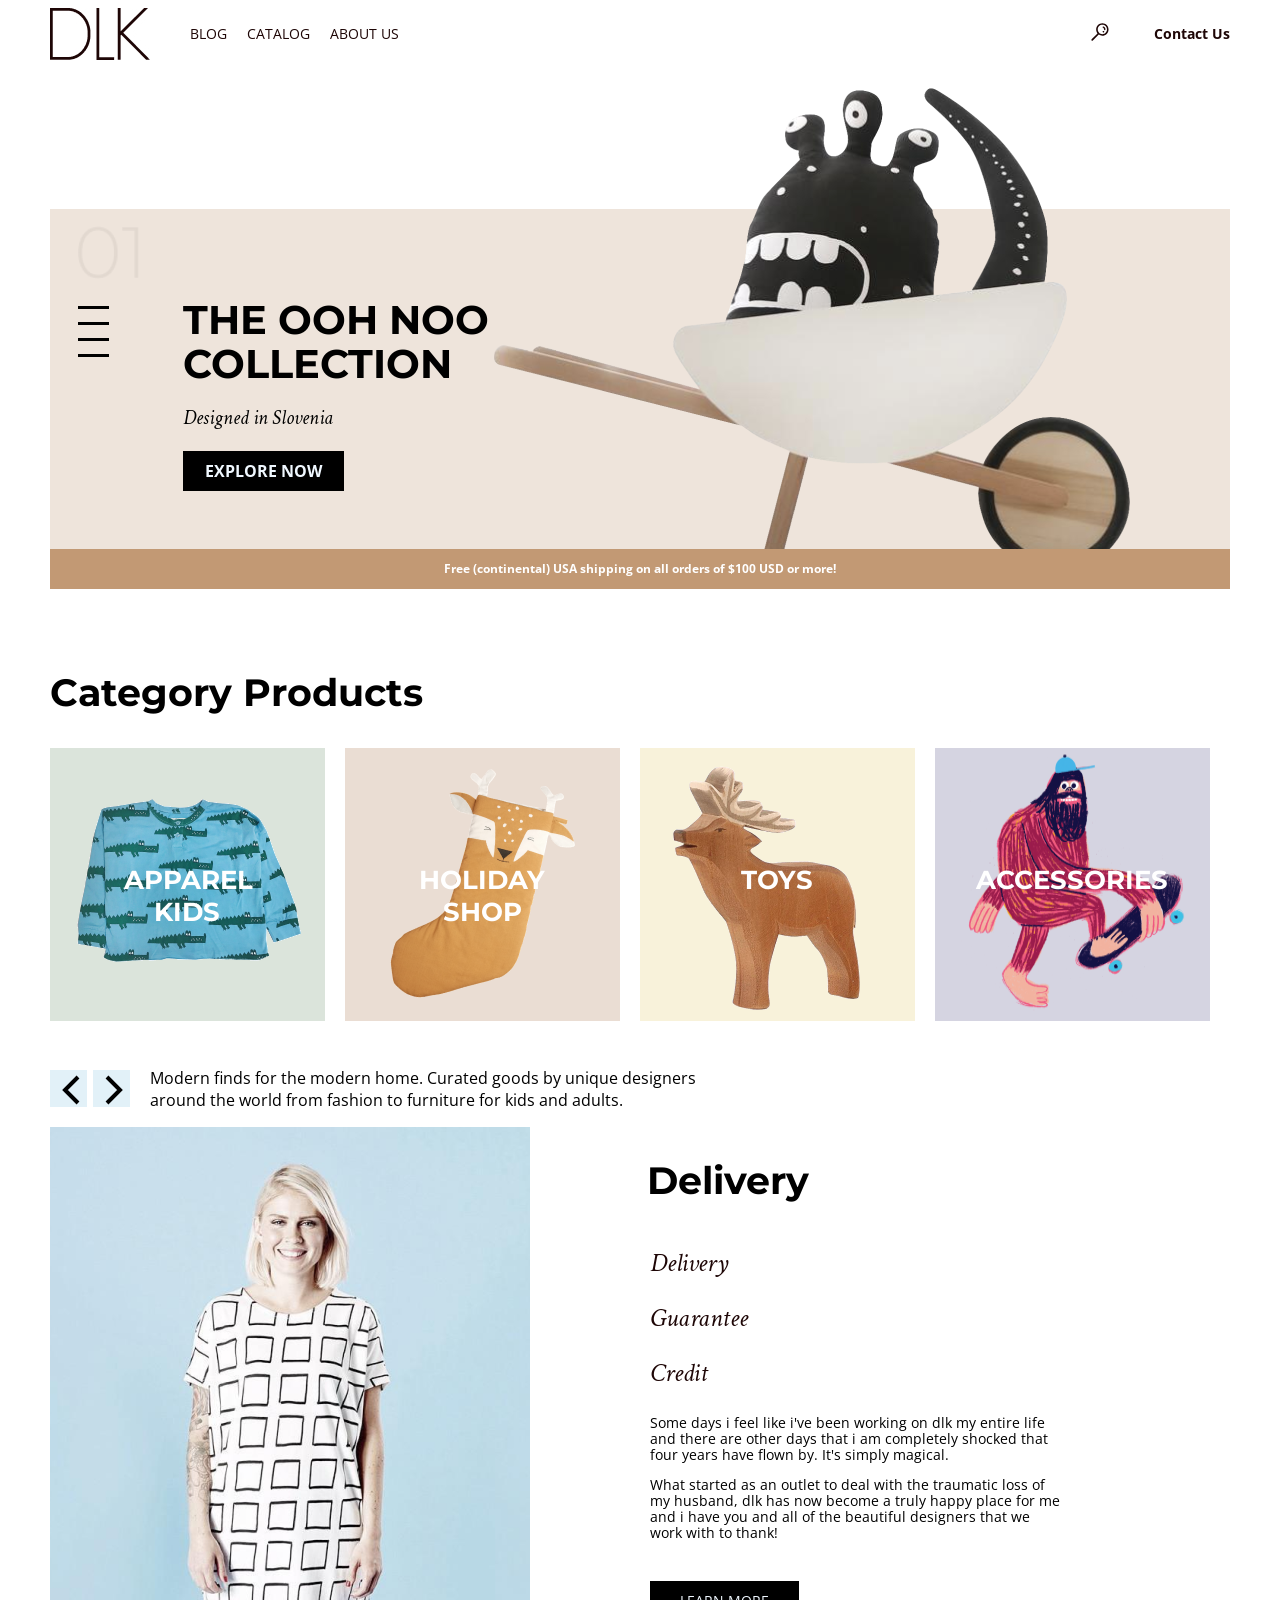
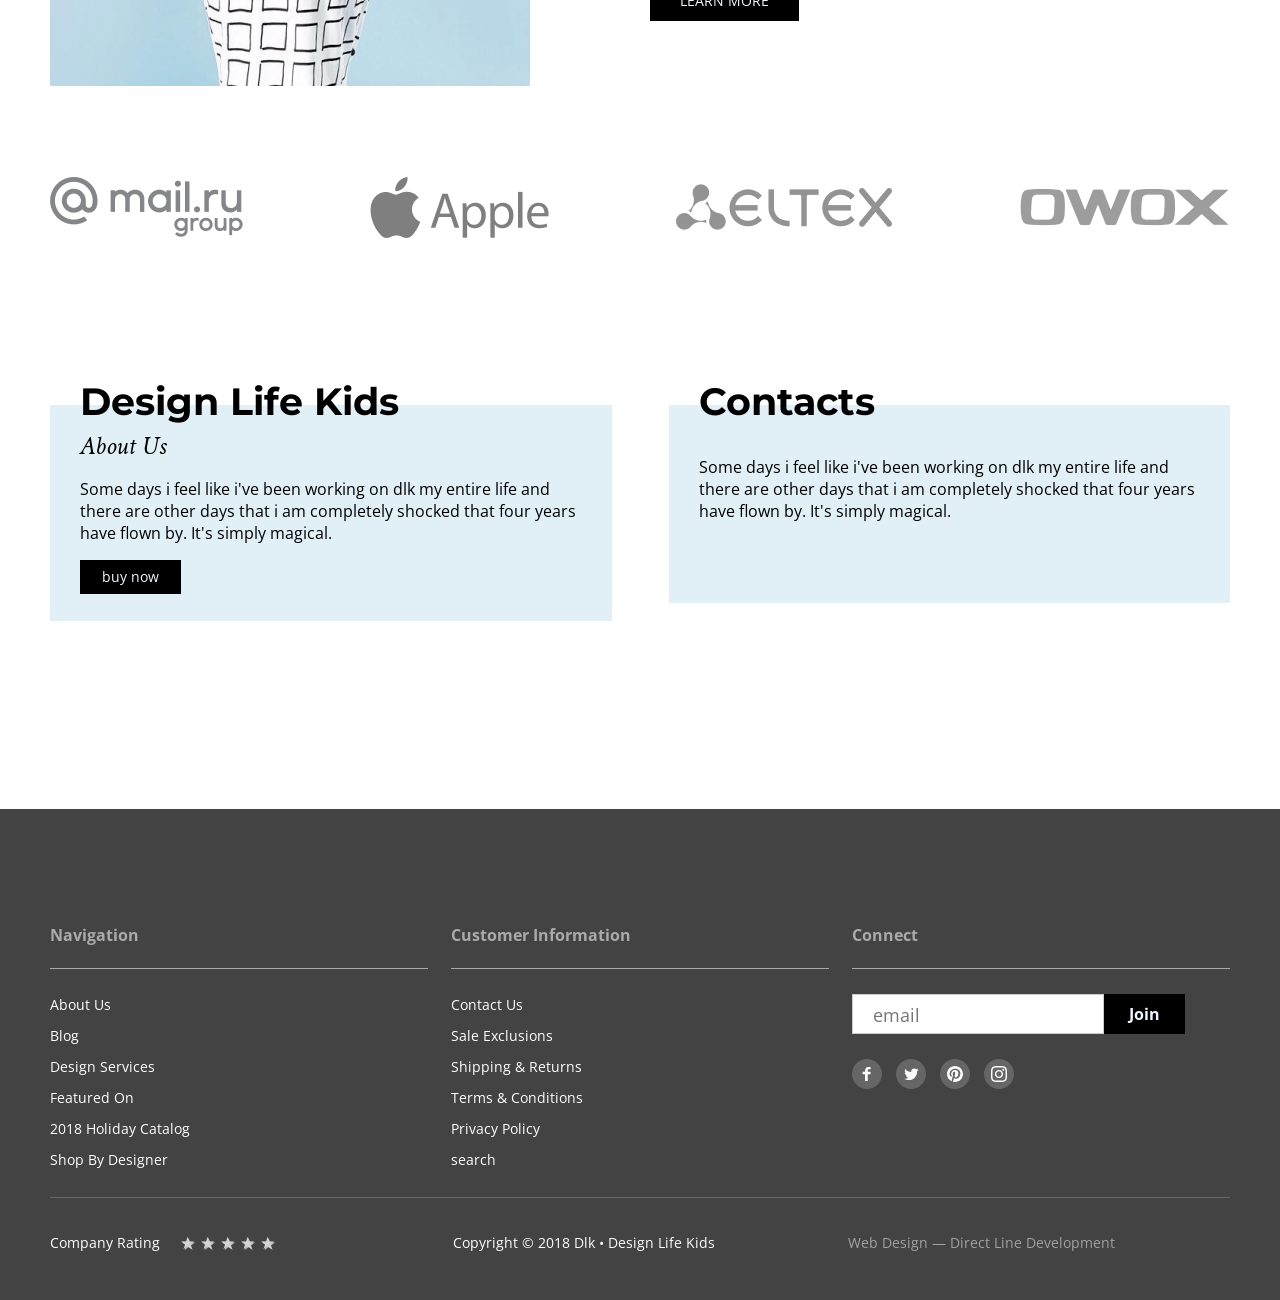
<file: Макет сайта/index.html>
<!DOCTYPE html>
<html lang="en">

<head>
    <meta charset="UTF-8">
    <title>Design Life Kids </title>
    <link
        href="https://fonts.googleapis.com/css2?family=Crimson+Text:ital@1&family=Montserrat:wght@700&family=Open+Sans&display=swap"
        rel="stylesheet">
    <link rel="stylesheet" href="css/normalize.css">
    <link rel="stylesheet" href="css/common_min.css">
    <link rel="stylesheet" href="index_min.css">
    <meta name="viewport" content="width=device-width, initial-scale=1">
</head>

<body>

    <header class="header">

        <div class="container header-container ">
            <div class="header-menu">
                <img class="logo" src="image/logo.jpg" alt="logo" width="100px" height="52px">
                <nav>
                    <ul class="navi-menu">
                        <li class="navi-point"><a href="pages/blog.html">Blog</a></li>
                        <li class="navi-point"><a href="pages/catalog.html">Catalog</a></li>
                        <li class="navi-point"><a href="#">About Us</a></li>
                    </ul>
                </nav>
            </div>
            <div class="search-contact">
                <ul class="search-menu">
                    <li><button class="search"><svg width="18" height="18" viewBox="0 0 18 18" fill="none" xmlns="http://www.w3.org/2000/svg">
                        <path d="M11.3651 0.26001C7.94509 0.26001 5.16509 3.08001 5.16509 6.52001C5.16509 7.98001 5.6651 9.30002 6.4851 10.38L0.605098 16.32C0.265098 16.68 0.265098 17.24 0.605098 17.58C0.785098 17.76 1.0051 17.84 1.2251 17.84C1.4651 17.84 1.6851 17.76 1.8651 17.58L7.7451 11.62C8.7651 12.36 10.0051 12.78 11.3451 12.78C14.7651 12.78 17.5451 9.96001 17.5451 6.52001C17.5651 3.06001 14.7851 0.26001 11.3651 0.26001ZM11.3651 11.2C8.82509 11.2 6.76509 9.10001 6.76509 6.52001C6.76509 3.94001 8.82509 1.84001 11.3651 1.84001C13.9051 1.84001 15.9651 3.94001 15.9651 6.52001C15.9651 9.10001 13.9051 11.2 11.3651 11.2ZM14.4651 6.60001C14.4251 6.94001 14.1251 7.20001 13.7851 7.20001C13.7451 7.20001 13.7251 7.20001 13.6851 7.20001C13.3051 7.14001 13.0451 6.80001 13.0851 6.42001C13.2251 5.38001 12.0651 4.84001 12.0051 4.82001C11.6651 4.66001 11.5051 4.24001 11.6651 3.90001C11.8251 3.56001 12.2251 3.40001 12.5851 3.54001C12.6651 3.56001 14.7451 4.52001 14.4651 6.60001ZM13.0051 8.12001C13.1451 8.26001 13.2451 8.48002 13.2451 8.68002C13.2451 8.90002 13.1651 9.10001 13.0051 9.24002C12.8651 9.38002 12.6451 9.48002 12.4451 9.48002C12.2451 9.48002 12.0251 9.40001 11.8851 9.24002C11.7451 9.10001 11.6451 8.88002 11.6451 8.68002C11.6451 8.48002 11.7251 8.26001 11.8851 8.12001C12.0251 7.98001 12.2451 7.88002 12.4451 7.88002C12.6451 7.88002 12.8451 7.96001 13.0051 8.12001Z" fill="#1E0606"/>
                        </svg>
                        </button></li>
                    <li><a class="contact" href="/pages/contact-us.html"><strong>Contact Us</strong> </a></li>
                </ul>

            </div>
        </div>
    </header>

    <main>
        <div class="container container-main">

            <section class="slide">
                <div class="wrapper-div">
                    <img class="slide-one" src="image/01.png" alt="logo">
                    <ul class="pagination-menu">
                        <li><button class="pagination-point"></button></li>
                        <li><button class="pagination-point"></button></li>
                        <li><button class="pagination-point"></button></li>
                        <li><button class="pagination-point"></button></li>
                    </ul>
                </div>
                <div class="banner">
                    <div class="banner-title">
                        <h1 class="slide-title">THE OOH NOO COLLECTION</h1>
                        <h2 class="slide-title-two">Designed in Slovenia</h2>
                        <button class="button-slide btnjs">EXPLORE NOW</button>
                    </div>
                    <div class="slide-img"><img src="image/image.png" alt="content"></div>
                    <div class="text-banner">
                        <h3 class="banner-text"> Free (continental) USA shipping on all orders of $100 USD or more!
                        </h3>
                    </div>

                    <div class="hidden"><div class="wrapper-div">
                        <img class="slide-one" src="image/01.png" alt="logo">
                        <ul class="pagination-menu">
                            <li><button class="pagination-point"></button></li>
                            <li><button class="pagination-point"></button></li>
                            <li><button class="pagination-point"></button></li>
                            <li><button class="pagination-point"></button></li>
                        </ul>
                    </div>
                    <div class="banner">
                        <div class="banner-title">
                            <h1 class="slide-title">THE OOH NOO COLLECTION</h1>
                            <h2 class="slide-title-two">Designed in Slovenia</h2>
                            <button class="button-slide btnjs">EXPLORE NOW</button>
                        </div>
                        <div class="slide-img"><img src="image/image.png" alt="content"></div>
                        <div class="text-banner">
                            <h3 class="banner-text"> Free (continental) USA shipping on all orders of $100 USD or more!
                            </h3>
                        </div></div>
                    <div class="hidden"><div class="wrapper-div">
                        <img class="slide-one" src="image/01.png" alt="logo">
                        <ul class="pagination-menu">
                            <li><button class="pagination-point"></button></li>
                            <li><button class="pagination-point"></button></li>
                            <li><button class="pagination-point"></button></li>
                            <li><button class="pagination-point"></button></li>
                        </ul>
                    </div>
                    <div class="banner">
                        <div class="banner-title">
                            <h1 class="slide-title">THE OOH NOO COLLECTION</h1>
                            <h2 class="slide-title-two">Designed in Slovenia</h2>
                            <button class="button-slide btnjs">EXPLORE NOW</button>
                        </div>
                        <div class="slide-img"><img src="image/image.png" alt="content"></div>
                        <div class="text-banner">
                            <h3 class="banner-text"> Free (continental) USA shipping on all orders of $100 USD or more!
                            </h3>
                        </div></div>
                    <div class="hidden"><div class="wrapper-div">
                        <img class="slide-one" src="image/01.png" alt="logo">
                        <ul class="pagination-menu">
                            <li><button class="pagination-point"></button></li>
                            <li><button class="pagination-point"></button></li>
                            <li><button class="pagination-point"></button></li>
                            <li><button class="pagination-point"></button></li>
                        </ul>
                    </div>
                    <div class="banner">
                        <div class="banner-title">
                            <h1 class="slide-title">THE OOH NOO COLLECTION</h1>
                            <h2 class="slide-title-two">Designed in Slovenia</h2>
                            <button class="button-slide btnjs">EXPLORE NOW</button>
                        </div>
                        <div class="slide-img"><img src="image/image.png" alt="content"></div>
                        <div class="text-banner">
                            <h3 class="banner-text"> Free (continental) USA shipping on all orders of $100 USD or more!
                            </h3>
                        </div></div>
                </div>
            </section>

            <section class="category-block">
                <h2 class="category-maintitle">Category Products</h2>
                <ul class="category-list">
                    <li class="category1"><a href="#"><img src="image/apparel-kids.png" alt="" width="244px"
                                height="177px">
                            <h3 class="category-title">APPAREL
                                KIDS</h3>
                        </a></li>
                    <li class="category2"><a href="#"><img src="image/holiday-shop.png" alt="" width="208px"
                                height="244px">
                            <h3 class="category-title">HOLIDAY SHOP</h3>
                        </a></li>

                    <li class="category3"><a href="/pages/toys.html"><img src="image/toys.png" alt="pic" width="270px"
                                height="270px">
                            <h3 class="category-title">TOYS</h3>
                        </a></li>

                    <li class="category4"><a href="#"><img src="image/accessories.png" alt="pic" width="240px"
                                height="270px">
                            <h3 class="category-title4">ACCESSORIES</h3>
                        </a></li>


                </ul>
                <div class="category-info">
                    <div class="category-button">
                        <svg width="18" height="30" viewBox="0 0 18 30" fill="none" xmlns="http://www.w3.org/2000/svg">
                            <path class="button_prvs-page" d="M16 2L3 15L16 28" stroke="#1E0606" stroke-width="4"/>
                            </svg>
                    </div>        
                    
                    <div class="category-button">
                        <svg width="18" height="30" viewBox="0 0 18 30" fill="none" xmlns="http://www.w3.org/2000/svg">
                            <path class="button_nxt-page" d="M2 2L15 15L2 28" stroke="#1E0606" stroke-width="4"/>
                            </svg>
                    </div>        
                    
                    <p class="category-textinfo">Modern finds for the modern home. Curated goods by unique designers
                        around the world from fashion
                        to
                        furniture for kids and adults.</p>
                </div>
            </section>

            <section class="product-card">

                <img src="image/pic.png" alt="pic" width="480px" height="559px">


                <div class="card-info">
                    <h2 class="info-title">Delivery</h2>

                    <ul class="card-menu">
                        <li class="point1"><a href="#">Delivery</a></li>
                        <li class="point2"><a href="#">Guarantee</a></li>
                        <li class="point3"><a href="#">Credit</a></li>
                    </ul>

                    <div class="productcard-text">
                        <p>Some days i feel like i've been working on dlk my entire life and there are other days that
                            i am completely shocked that four years have flown by. It's simply magical.</p>

                        <p>What started as an outlet to deal with the traumatic loss of my husband, dlk has now become
                            a truly
                            happy place for me and i have you and all of the beautiful designers that we work with
                            to thank!
                        </p>
                    </div>
                    <button class="producrcard-button">LEARN MORE</button>
            </section>

            <ul class="brend-menu">
                <li><a href=""><img src="image/brends/mail.ru.png" alt="mail_ru"></a></li>
                <li><a href=""><img src="image/brends/apple.png" alt="apple"></a></li>
                <li><a href=""><img src="image/brends/eltex.png" alt="eltex"></a></li>
                <li><a href=""><img src="image/brends/owox.png" alt="owox"></a></li>

            </ul>






            <div class="menu-info">
                <article class="info-about">

                    <h2 class="menu-title">Design Life Kids</h2>
                    <span> About Us</span>
                    <p>Some days i feel like i've been working on dlk my entire life and there are other days that
                        i am completely shocked that four years have flown by. It's simply magical.</p>

                    <button>buy now</button>

                </article>
                <article class="contacts">
                    <h2 class="menu-title">Contacts</h2>
                    <p>Some days i feel like i've been working on dlk my entire life and there are other days that
                        i am completely shocked that four years have flown by. It's simply magical.</p>
                    <iframe
                        src="https://yandex.ru/map-widget/v1/?um=constructor%3Ad027800561b76b31ea8612a774747ba34cf7b8c6f690105873f6d2d727c4ecdc&amp;source=constructor"
                        width="483" height="240" frameborder="0"></iframe>

                </article>

            </div>
        </div>

    </main>

    <footer class="footer">
        <div class="container footer-container">
            <nav class="footer-navigation">

                <div class="footer-wrapper">
                    <h3 class="subtitle-nav">Navigation</h3>

                    <ul class="footer-menu">
                        <li><a class="footer-point" href="#">About Us</a></li>
                        <li><a class="footer-point" href="pages/blog.html">Blog</a></li>
                        <li><a class="footer-point" href="#">Design Services</a></li>
                        <li><a class="footer-point" href="#">Featured On</a></li>
                        <li><a class="footer-point" href="#">2018 Holiday Catalog</a></li>
                        <li><a class="footer-point" href="#">Shop By Designer</a></li>
                    </ul>
                </div>

                <div class="footer-wrapper">
                    <h3 class="subtitle-nav">Customer Information</h3>

                    <ul class="footer-menu">
                        <li><a class="footer-point" href="pages/contact-us.html">Contact Us</a></li>
                        <li><a class="footer-point" href="#">Sale Exclusions</a></li>
                        <li><a class="footer-point" href="#">Shipping & Returns</a></li>
                        <li><a class="footer-point" href="#">Terms & Conditions</a></li>
                        <li><a class="footer-point" href="#">Privacy Policy</a></li>
                        <li><a class="footer-point" href="#">search</a></li>
                    </ul>
                </div>
                <div class="footer-wrapper">
                    <h3 class="subtitle-nav">Connect</h3>
                    <div class="form">
                        <input class="email" type="email" placeholder="email">
                        <button class="email-button">Join</button>
                    </div>
                    <div class="footer-brends">
                        <a href="#"><svg width="30" height="30" viewBox="0 0 30 30" fill="none"
                                xmlns="http://www.w3.org/2000/svg">
                                <path fill-rule="evenodd" clip-rule="evenodd"
                                    d="M0 15C0 6.71573 6.71573 0 15 0C23.2843 0 30 6.71573 30 15C30 23.2843 23.2843 30 15 30C6.71573 30 0 23.2843 0 15Z"
                                    fill="#666666" />
                                <path fill-rule="evenodd" clip-rule="evenodd"
                                    d="M18.5527 10.3672H16.2967C16.0307 10.3672 15.7337 10.7172 15.7337 11.1852V12.8142H18.5527V15.1352H15.7337V22.1052H13.0707V15.1352H10.6577V12.8142H13.0707V11.4472C13.0707 9.48823 14.4317 7.89423 16.2967 7.89423H18.5527V10.3672Z"
                                    fill="white" />
                            </svg>
                        </a>
                        <a href="#"><svg width="30" height="30" viewBox="0 0 30 30" fill="none"
                                xmlns="http://www.w3.org/2000/svg">
                                <path fill-rule="evenodd" clip-rule="evenodd"
                                    d="M0 15C0 6.71573 6.71573 0 15 0C23.2843 0 30 6.71573 30 15C30 23.2843 23.2843 30 15 30C6.71573 30 0 23.2843 0 15Z"
                                    fill="#666666" />
                                <path fill-rule="evenodd" clip-rule="evenodd"
                                    d="M21.1006 12.2891C21.1056 12.4161 21.1096 12.5431 21.1096 12.6721C21.1096 16.5761 18.1366 21.0781 12.7026 21.0781C11.0346 21.0781 9.48058 20.5881 8.17358 19.7501C8.40658 19.7771 8.64158 19.7911 8.87958 19.7911C10.2636 19.7911 11.5376 19.3181 12.5486 18.5251C11.2556 18.5021 10.1656 17.6481 9.78758 16.4751C9.96858 16.5101 10.1546 16.5271 10.3446 16.5271C10.6136 16.5271 10.8746 16.4921 11.1226 16.4241C9.77158 16.1521 8.75158 14.9591 8.75158 13.5271V13.4901C9.15058 13.7111 9.60758 13.8441 10.0916 13.8591C9.29858 13.3301 8.77758 12.4261 8.77758 11.4001C8.77758 10.8591 8.92258 10.3521 9.17658 9.91612C10.6326 11.7031 12.8106 12.8791 15.2656 13.0021C15.2156 12.7851 15.1906 12.5601 15.1906 12.3281C15.1906 10.6971 16.5126 9.37512 18.1446 9.37512C18.9936 9.37512 19.7616 9.73212 20.2996 10.3071C20.9736 10.1761 21.6056 9.93012 22.1766 9.59012C21.9556 10.2811 21.4886 10.8591 20.8766 11.2251C21.4746 11.1541 22.0446 10.9961 22.5756 10.7601C22.1776 11.3521 21.6776 11.8731 21.1006 12.2891Z"
                                    fill="white" />
                            </svg>
                        </a>
                        <a href="#"><svg width="30" height="30" viewBox="0 0 30 30" fill="none"
                                xmlns="http://www.w3.org/2000/svg">
                                <path fill-rule="evenodd" clip-rule="evenodd"
                                    d="M0 15C0 6.71573 6.71573 0 15 0C23.2843 0 30 6.71573 30 15C30 23.2843 23.2843 30 15 30C6.71573 30 0 23.2843 0 15Z"
                                    fill="#666666" />
                                <path fill-rule="evenodd" clip-rule="evenodd"
                                    d="M15.0005 7C10.5825 7 7 10.5816 7 15.0005C7 18.2754 8.97001 21.0902 11.7896 22.3273C11.767 21.7694 11.7858 21.0977 11.9279 20.49C12.0821 19.8408 12.9571 16.1313 12.9571 16.1313C12.9571 16.1313 12.7021 15.6205 12.7021 14.865C12.7021 13.6796 13.3898 12.7943 14.245 12.7943C14.9722 12.7943 15.3241 13.3409 15.3241 13.9957C15.3241 14.7267 14.8575 15.8208 14.6176 16.8341C14.4172 17.6836 15.0428 18.3751 15.8801 18.3751C17.3957 18.3751 18.4165 16.4286 18.4165 14.1218C18.4165 12.3691 17.2358 11.0567 15.088 11.0567C12.6617 11.0567 11.1498 12.8658 11.1498 14.8866C11.1498 15.5847 11.3549 16.0758 11.6767 16.4559C11.8253 16.6318 11.8451 16.7014 11.7914 16.9027C11.7538 17.0486 11.6654 17.4042 11.6287 17.5444C11.5751 17.7466 11.4114 17.82 11.2288 17.7448C10.1102 17.2885 9.58999 16.0645 9.58999 14.6881C9.58999 12.4161 11.5064 9.68972 15.3072 9.68972C18.3619 9.68972 20.3724 11.9015 20.3724 14.2732C20.3724 17.4117 18.6282 19.7562 16.0551 19.7562C15.1924 19.7562 14.3795 19.2895 14.1011 18.7599C14.1011 18.7599 13.6363 20.6029 13.5385 20.9585C13.3691 21.5747 13.037 22.1919 12.7332 22.6717C13.4529 22.8843 14.213 23 15.0005 23C19.4184 23 23 19.4184 23 15.0005C23 10.5816 19.4184 7 15.0005 7Z"
                                    fill="white" />
                            </svg>
                        </a>
                        <a href="#"><svg width="30" height="30" viewBox="0 0 30 30" fill="none"
                                xmlns="http://www.w3.org/2000/svg">
                                <path fill-rule="evenodd" clip-rule="evenodd"
                                    d="M0 15C0 6.71573 6.71573 0 15 0C23.2843 0 30 6.71573 30 15C30 23.2843 23.2843 30 15 30C6.71573 30 0 23.2843 0 15Z"
                                    fill="#666666" />
                                <path fill-rule="evenodd" clip-rule="evenodd"
                                    d="M15 7C12.8273 7 12.5549 7.0092 11.7016 7.04813C10.8501 7.08697 10.2686 7.22223 9.7597 7.42C9.23363 7.62443 8.7875 7.89797 8.3427 8.3427C7.89797 8.7875 7.62443 9.23363 7.42 9.7597C7.22223 10.2686 7.08697 10.8501 7.04813 11.7016C7.0092 12.5549 7 12.8273 7 15C7 17.1727 7.0092 17.4451 7.04813 18.2984C7.08697 19.1499 7.22223 19.7314 7.42 20.2403C7.62443 20.7664 7.89797 21.2125 8.3427 21.6573C8.7875 22.102 9.23363 22.3756 9.7597 22.58C10.2686 22.7778 10.8501 22.913 11.7016 22.9519C12.5549 22.9908 12.8273 23 15 23C17.1727 23 17.4451 22.9908 18.2984 22.9519C19.1499 22.913 19.7314 22.7778 20.2403 22.58C20.7664 22.3756 21.2125 22.102 21.6573 21.6573C22.102 21.2125 22.3756 20.7664 22.58 20.2403C22.7778 19.7314 22.913 19.1499 22.9519 18.2984C22.9908 17.4451 23 17.1727 23 15C23 12.8273 22.9908 12.5549 22.9519 11.7016C22.913 10.8501 22.7778 10.2686 22.58 9.7597C22.3756 9.23363 22.102 8.7875 21.6573 8.3427C21.2125 7.89797 20.7664 7.62443 20.2403 7.42C19.7314 7.22223 19.1499 7.08697 18.2984 7.04813C17.4451 7.0092 17.1727 7 15 7ZM15 8.44143C17.1361 8.44143 17.3891 8.4496 18.2327 8.4881C19.0127 8.52367 19.4363 8.65397 19.7182 8.76353C20.0916 8.90867 20.3581 9.08203 20.638 9.362C20.918 9.6419 21.0913 9.9084 21.2365 10.2818C21.346 10.5637 21.4763 10.9873 21.5119 11.7673C21.5504 12.6109 21.5586 12.8639 21.5586 15C21.5586 17.1361 21.5504 17.3891 21.5119 18.2327C21.4763 19.0127 21.346 19.4363 21.2365 19.7182C21.0913 20.0916 20.918 20.3581 20.638 20.638C20.3581 20.918 20.0916 21.0913 19.7182 21.2365C19.4363 21.346 19.0127 21.4763 18.2327 21.5119C17.3892 21.5504 17.1363 21.5586 15 21.5586C12.8637 21.5586 12.6108 21.5504 11.7673 21.5119C10.9873 21.4763 10.5637 21.346 10.2818 21.2365C9.9084 21.0913 9.64193 20.918 9.36197 20.638C9.08207 20.3581 8.90867 20.0916 8.76353 19.7182C8.65397 19.4363 8.52367 19.0127 8.4881 18.2327C8.4496 17.3891 8.44143 17.1361 8.44143 15C8.44143 12.8639 8.4496 12.6109 8.4881 11.7673C8.52367 10.9873 8.65397 10.5637 8.76353 10.2818C8.90867 9.9084 9.08203 9.6419 9.36197 9.362C9.64193 9.08203 9.9084 8.90867 10.2818 8.76353C10.5637 8.65397 10.9873 8.52367 11.7673 8.4881C12.6109 8.4496 12.8639 8.44143 15 8.44143ZM10.8919 15C10.8919 12.7311 12.7311 10.8919 15 10.8919C17.2689 10.8919 19.1081 12.7311 19.1081 15C19.1081 17.2689 17.2689 19.1081 15 19.1081C12.7311 19.1081 10.8919 17.2689 10.8919 15ZM15 17.6667C13.5272 17.6667 12.3333 16.4728 12.3333 15C12.3333 13.5272 13.5272 12.3333 15 12.3333C16.4728 12.3333 17.6667 13.5272 17.6667 15C17.6667 16.4728 16.4728 17.6667 15 17.6667ZM19.2704 11.6896C19.8006 11.6896 20.2304 11.2598 20.2304 10.7296C20.2304 10.1994 19.8006 9.76957 19.2704 9.76957C18.7402 9.76957 18.3104 10.1994 18.3104 10.7296C18.3104 11.2598 18.7402 11.6896 19.2704 11.6896Z"
                                    fill="white" />
                            </svg>
                        </a>
                    </div>
                </div>
            </nav>
            <div class="footer-info">
                <div class="company-rating">
                    <p>Company Rating</p>
                    <div class="rating-area">
                        <input type="radio" id="star-5" name="rating" value="5">
                        <label for="star-5" title="Оценка «5»"></label>
                        <input type="radio" id="star-4" name="rating" value="4">
                        <label for="star-4" title="Оценка «4»"></label>
                        <input type="radio" id="star-3" name="rating" value="3">
                        <label for="star-3" title="Оценка «3»"></label>
                        <input type="radio" id="star-2" name="rating" value="2">
                        <label for="star-2" title="Оценка «2»"></label>
                        <input type="radio" id="star-1" name="rating" value="1">
                        <label for="star-1" title="Оценка «1»"></label>
                    </div>
                </div>

                <p class="info">Copyright © 2018 Dlk • Design Life Kids</p>
                <a class="design" href="#">Web Design — Direct Line Development</a>

            </div>
        </div>

    </footer>
    <div class="popup_overlay"></div>

    <div class="contact-us_wrapper">
        <button class="form_btn-closejs"><svg width="15" height="15" viewBox="0 0 15 15" fill="none"
                xmlns="http://www.w3.org/2000/svg">
                <path
                    d="M2.21902 14.6113C1.70029 15.1295 0.893368 15.1295 0.374636 14.6113C0.11527 14.3522 -6.13512e-07 14.0355 -5.9841e-07 13.69C-5.83308e-07 13.3445 0.11527 13.0278 0.374636 12.7687L5.64841 7.5L0.374637 2.23127C0.115271 1.97215 -7.23629e-08 1.65547 -5.72611e-08 1.30998C-4.21593e-08 0.964491 0.115271 0.647806 0.374637 0.388689C0.893369 -0.129545 1.70029 -0.129545 2.21902 0.388689L7.4928 5.65738L12.7666 0.38869C13.2853 -0.129545 14.0922 -0.129545 14.611 0.38869C15.1297 0.906924 15.1297 1.71304 14.611 2.23127L9.33718 7.5L14.611 12.7687C15.1297 13.287 15.1297 14.0931 14.611 14.6113C14.0922 15.1295 13.2853 15.1295 12.7666 14.6113L7.4928 9.34258L2.21902 14.6113Z"
                    fill="white" />
            </svg>
        </button>
        <form class="contact-us_form" action="#" method="POST">

            <div class="inner_form">
                <label>
                    <span>Name</span>
                    <input type="text" placeholder="Ivan Ivanov" id="name-contact">
                </label>

                <div class="form_holder">
                    <label>
                        <span>Phone</span>
                        <input type="number" id="contact-phone">
                    </label>

                    <label>
                        <span>Email</span>
                        <input type="email" id="email-contact">
                    </label>
                </div>
                <label>
                    <span>Message</span>
                    <textarea name="message" id="message" cols="30" rows="10"></textarea>
                </label>
                <label class="form_confirmation">
                    <input type="checkbox" name="button" id="button" checked>
                    <span class="checkmark"></span>
                    <span> By clicking on the button, you consent to the processing of your personal
                        data</span></label>


            </div>

            <button type="submit" class="form_button" disabled>submit</button>

        </form>

    </div>
    <script src="js/script.js"></script>
</body>

</html>
</file>
<file: Макет сайта/css/common_min.css>
*{box-sizing:border-box}body{font-family:"Open Sans",sans-serif;font-size:14px}body,button.email-button{font-style:normal}.container{max-width:1180px}.container,.rating-area{margin:0 auto}li{list-style-type:none}button{color:aliceblue;background-color:black}button,.search{border:none}button:hover{background-color:rgba(194,153,116,1)}button:active{background-color:rgba(207,175,145,1)}button:disabled{background-color:rgba(199,193,193,1)}a{text-decoration:none}a,.contact{color:#1e0606}.header-container,.search-contact,.footer-container,.footer-navigation,.footer-wrapper,.footer-menu,.form,.company-rating,.footer-info,.search-menu,.navi-menu,.header-menu{display:flex}.header-container,.form,.company-rating,.footer-info,.search-menu,.navi-menu,.header-menu{align-items:center}.header-container,.footer-navigation,.footer-info{justify-content:space-between}.logo:active{opacity:0.2}.navi-point,.contact{display:inline-block}.navi-point{text-transform:uppercase;margin-right:20px}.about-us,.design{display:block}.about-us{width:69px}.search,.search:hover{background-color:transparent}.search:hover{cursor:pointer}.rating-area:not(:checked)> label{cursor:pointer;padding:0;float:right;width:20px;font-size:17px;line-height:32px;color:lightgrey;text-shadow:1px 1px #bbb}.search:hover,.footer-point:focus,.footer-brends a:hover,.footer-brends a:focus,.footer-point:hover,.logo:hover{opacity:0.5}.contact{margin-left:23px}.footer{background-color:#434343;padding-top:100px}.footer-container,.footer-wrapper,.footer-menu{flex-direction:column}.footer-wrapper{width:32%;align-items:flex-start}.footer-brends a{padding-right:10px}.footer-menu{padding:0;padding-top:28px;margin-top:0}.footer-point,.footer-info,.design:focus,.design:hover{color:#fff}.form{flex-direction:row;margin-bottom:25px;padding-top:25px}.email{height:40px}button.email-button{height:40px;width:81px;font-family:Open Sans;font-weight:700;font-size:16px;line-height:22px}.email:hover{border:inset 1px rgba(253,253,253,1)}.footer-menu li{margin-bottom:15px}.company-rating{max-width:36%}.info,.design{max-width:33%}.info{padding-left:40px}.design{color:#a2a2a2;margin-right:115px}.rating-area{overflow:hidden;width:120px}.rating-area:not(:checked)> input{display:none}.rating-area:not(:checked)> label:before{content:'★'}.rating-area > input:checked ~ label,.rating-area:not(:checked)> label:hover ~ label,.rating-area:not(:checked)> label:hover,.rating-area > label:hover ~ input:checked ~ label,.rating-area > input:checked + label:hover ~ label,.rating-area > input:checked ~ label:hover,.rating-area > input:checked ~ label:hover ~ label,.rating-area > input:checked + label:hover{color:gold}.rating-area > input:checked ~ label{text-shadow:1px 1px #c60}.rate-area > label:active{position:relative}.contact:hover,.navi-point a:hover{color:rgb(142,130,130)}.contact:active,.navi-point a:active{color:rgb(210,205,205)}.company-rating p:active,.company-rating p:hover{color:rgba(194,153,116,1)}.design:focus,.design:hover{text-decoration:underline}.rating-area > label:hover ~ input:checked ~ label,.rating-area > input:checked + label:hover ~ label,.rating-area > input:checked ~ label:hover,.rating-area > input:checked ~ label:hover ~ label,.rating-area > input:checked + label:hover{text-shadow:1px 1px goldenrod}.subtitle-nav{color:#aaa;width:100%;border-bottom:1px solid;border-top-color:rgba(102,102,102,1);padding-bottom:23px;margin-bottom:0}.footer-info{border-top:1px solid;border-color:#666;padding-top:23px;margin-bottom:35px}
</file>
<file: Макет сайта/index_min.css>
button{color:aliceblue;background-color:black}button,.form_button{padding:9px 22px}.banner,section.slide,.text-banner,.category-list,.category-list li,.category-info,.brend-menu,div.form_holder,label,.form_confirmation,.menu-info,.product-card{display:flex}.banner,.category-list,.brend-menu,div.form_holder{justify-content:space-between}.banner{flex-wrap:wrap}.banner-title{padding-left:133px;padding-bottom:89px}section.slide{background-color:#eee4db;margin-top:142px}section.slide,.category-list li,.card-menu,.contacts,.form_confirmation{position:relative}.slide-img,.text-banner,.wrapper-div,.category-title,.category-title4,iframe,.form_btn-closejs,.form_confirmation input,.checkmark{position:absolute}.slide-img{bottom:0;right:100px;z-index:0}.button-slide,.banner-text,.category-textinfo,article.info-about p,.contacts p{font-family:Open Sans}.button-slide,.banner-text,.slide-title,.category-maintitle,.category-title,.category-title4,.category-textinfo,.info-title,.menu-title,article.info-about p,.contacts p{font-style:normal}.button-slide,.banner-text,.slide-title,.category-maintitle,.category-title,.category-title4,.info-title,.menu-title{font-weight:700}.button-slide,.category-textinfo,article.info-about p,.contacts p,.form_button{font-size:16px;line-height:22px}.button-slide{width:161px}.button-slide,.producrcard-button,.form_button{height:40px}.text-banner{justify-content:space-around;background-color:#c29974;top:340px}.text-banner,ul.card-menu li:hover,ul.card-menu li a,.productcard-text,.popup_overlay{width:100%}.banner-text{font-size:12px;line-height:16px;color:white}.slide-one{width:61px}.pagination-menu{width:31px;height:45px}button.pagination-point{width:31px;height:3px;padding:0}.pagination-menu,.category-list,.brend-menu{padding-left:0}.card-menu{padding:0}button.pagination-point:active{color:rgba(114,95,91,1)}.wrapper-div{margin-top:17px;margin-left:28px;margin-right:44px}.slide-title{max-width:307px;max-height:88px;font-size:40px;line-height:110%;margin-top:89px;margin-right:5px}.slide-title,.category-maintitle,.category-title,.category-title4,.info-title,.menu-title{font-family:Montserrat}.slide-title,.slide-title-two{margin-bottom:20px}.slide-title-two{max-width:151px;max-height:26px;font-size:20px}.slide-title-two,ul.card-menu li,article.info-about span{font-family:Crimson Text;font-style:italic}.slide-title-two,.category-textinfo,ul.card-menu li,article.info-about span,article.info-about p,.contacts p{font-weight:400}.slide-title-two,input[type="number"],input[type="email"],input[type="text"]{line-height:25px}.hidden,.popup_overlay,.contact-us_wrapper{display:none}.category-block{margin-top:90px}.category-maintitle,.info-title,.menu-title{font-size:38px;line-height:46px}.category-list{align-content:center;align-items:stretch}.category-list li{width:25%;margin-right:20px;justify-content:space-evenly}.category-list li,.category-info,.brend-menu{align-items:center}.category1{background-color:#dbe4db}.category2{background-color:#eaddd3}.category3{background-color:#f8f2da}.category4{background-color:#d5d4e1}.category-title{left:26.79%;right:27.14%;top:33.25%;bottom:38.15%}.category-title4{right:27.14%;top:33.25%;bottom:38.15%;left:14.79%}.category-title,.category-title4,ul.card-menu li,article.info-about span{font-size:26px;line-height:32px}.category-title,.category-title4{text-align:center;color:rgba(255,255,255,1)}.category-info{margin-top:30px}.category-button,ul.card-menu li:hover{background-color:rgba(112,187,220,0.2)}.category-button{width:37px;height:37px;padding:5px 12px 6px;margin-right:6px}.category-textinfo{color:black;margin-left:14px}.category-textinfo,.info-about,.contacts{width:50%}.producrcard-button{margin-top:26px;width:149px}.producrcard-button,.card-info,.productcard-text{margin-left:60px}.info-title{padding-left:57px}.card-info{width:35%}ul.card-menu li:hover{height:55px}ul.card-menu li a{height:55px;display:inline-block;padding:11px 180px 11px 60px}.brend-menu{margin-top:91px}.info-about,.contacts{padding-left:30px;background-color:rgba(225,240,247,1);margin-top:150px}.info-about{margin-right:57px;margin-bottom:188px}.menu-title{margin-top:-26px}article.info-about span{margin-top:-26px}article.info-about span,.popup_overlay-open,.popup-open{display:block}article.info-about p,.contacts p{padding-right:30px}article.info-about button{margin-bottom:27px}.contacts{margin-bottom:206px}.popup_overlay{height:100vh;background-color:rgba(125,151,218,0.8);position:fixed;top:0;left:0}.contact-us_wrapper{position:fixed;margin-top:50px;top:50%;left:50%;transform:translate(-50%,-50%);align-items:flex-end}.contact-us_wrapper,label{flex-direction:column}.form_btn-closejs{left:97%;bottom:96%}.form_btn-closejs,.form_btn-closejs:hover{background-color:transparent}.form_btn-closejs:hover,.form_confirmation input,.button_nxt-page:hover,.button_prvs-page:hover{cursor:pointer}.contact-us_form{background-color:rgba(229,234,248,1);padding:42px 40px;margin-bottom:60px}.form_holder label{width:48%}label span{margin-top:20px;margin-bottom:3px}textarea{resize:none}textarea,input[type="number"],input[type="email"],input[type="text"]{border:1px solid rgba(0,0,0,0.2)}.form_confirmation{flex-direction:row;margin-top:22px}.form_confirmation span{font-size:14px;line-height:19px;margin-left:20px;padding-left:15px}.form_confirmation input{opacity:0;height:0;width:0}.checkmark{height:22px;width:23px;border:3px solid #c29974;left:-20px}.form_button{width:106px;margin-top:23px}.category-title4:focus,.category-title:focus,.category-title4:hover,.category-title:hover{text-decoration:underline}.button_nxt-page{stroke:black}.button_prvs-page{stroke:black}.button_nxt-page:hover,.button_prvs-page:hover{stroke:rgba(207,175,145,1)}.button_nxt-page:hover{stroke-width:4px}.button_prvs-page:hover{stroke-width:4px}input[type="number"],input[type="email"],input[type="text"]{padding-top:14px;padding-bottom:11px;padding-left:20px;font-size:18px}textarea:hover,input:hover{border:2px solid #c29974}
</file>
